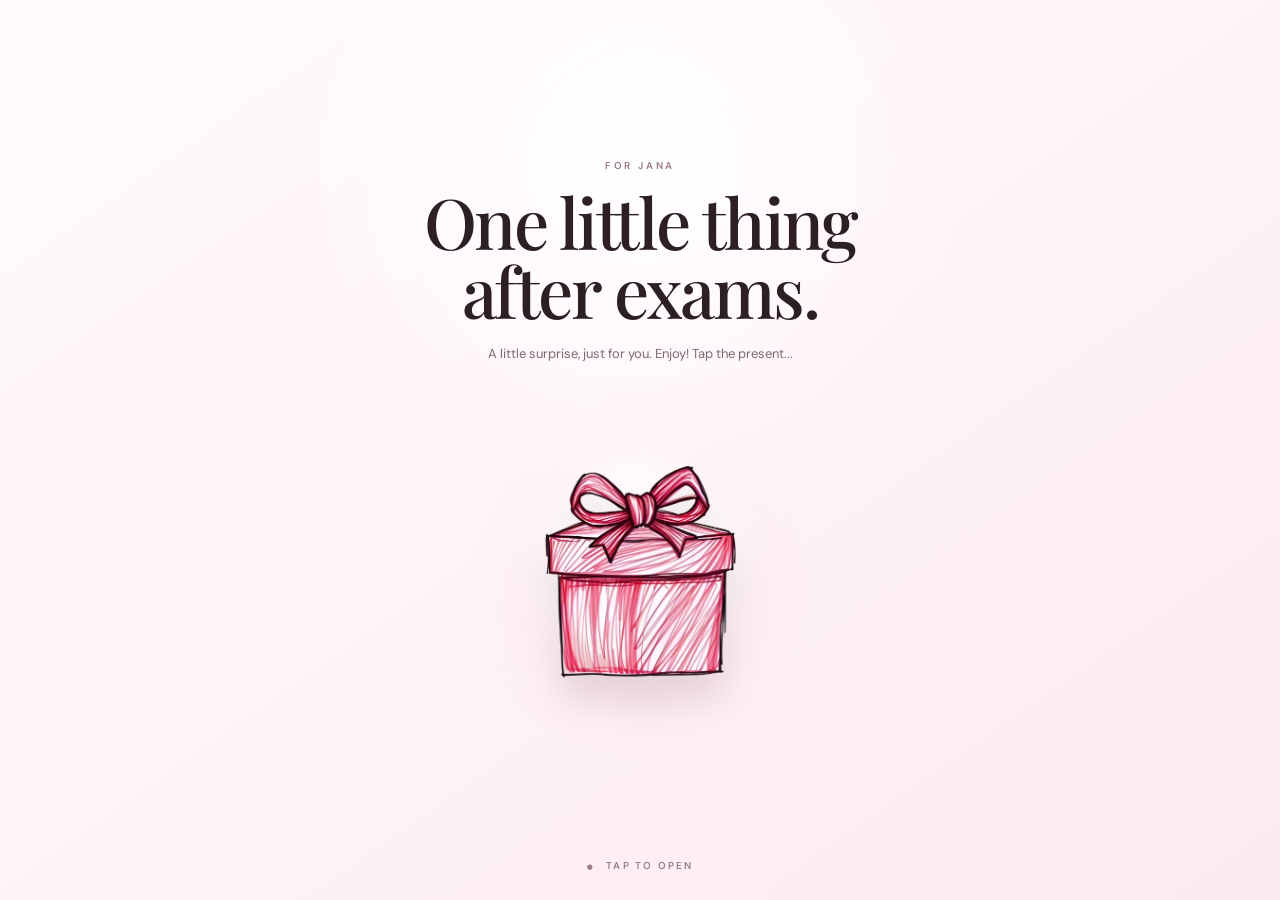
<file: index.html>
<!DOCTYPE html>
<html lang="en">
<head>
  <meta charset="UTF-8">
  <meta name="viewport" content="width=device-width, initial-scale=1, viewport-fit=cover">
  <meta name="theme-color" content="#fff8fb">
  <title>For Jana. I made a little something for you.</title>
  <link rel="stylesheet" href="styles.css">
</head>
<body>
  <main id="experience" class="experience">
    <!-- SCENE 1: Opening -->
    <section id="opening" class="scene opening-scene" aria-label="Opening">
      <div class="opening-copy">
        <p class="eyebrow">FOR JANA</p>
        <h1>One little thing<br>after exams.</h1>
        <p class="subcopy">A little surprise, just for you. Enjoy! Tap the present...</p>
      </div>

      <button id="presentButton" class="present-button" aria-label="Tap to open the present">
        <span class="present-halo" aria-hidden="true"></span>
        <img src="present.png" alt="A pink present with a ribbon">
      </button>

      <p class="tap-hint"><span aria-hidden="true">●</span> TAP TO OPEN</p>
    </section>

    <!-- Persistent layers: envelope exists from the beginning, underneath flowers. -->
    <section id="celebration" class="scene celebration-scene" aria-label="Celebration">
      <div class="celebration-copy">
        <p class="eyebrow">OFFICIAL ANNOUNCEMENT</p>
        <h2>Jana is officially<br><em>DONE.</em></h2>
        <p class="celebration-lede">You can burn the notes (or maybe not, wait till finals). The exam timetable can disappear. You made it through!</p>

        <div class="status-cards">
          <article><strong>YOU DID IT</strong><small>I'm proud of you</small></article>
          <article><strong>EXAMS ARE OVER</strong><small>finally</small></article>
          <article><strong>HAVE SOME FUN</strong><small>you deserve it</small></article>
        </div>
      </div>

      <div id="envelopeArea" class="envelope-area">
        <button id="envelopeButton" class="envelope-button" aria-label="Tap the envelope to open it">
          <span class="envelope-shadow" aria-hidden="true"></span>
          <span class="envelope-back" aria-hidden="true"></span>
          <span class="letter-preview" aria-hidden="true">
            <span>for Jana</span>
          </span>
          <span class="envelope-front" aria-hidden="true"></span>
          <span class="envelope-pocket" aria-hidden="true"></span>
          <span class="envelope-flap" aria-hidden="true"></span>
          <span class="envelope-seal" aria-hidden="true">J</span>
        </button>
        <p class="envelope-hint">TAP THE ENVELOPE</p>
      </div>
    </section>

    <!-- Scene 2 letter, layered into the same document so there is no hard page cut. -->
    <section id="letterScene" class="scene letter-scene" aria-label="Letter">
      <div class="paper-wrap">
        <article id="letterPaper" class="letter-paper">
          <div class="paper-content">
            <p class="handwritten small">dear Jana,</p>
            <h3 class="handwritten">You did it.</h3>
            <p class="handwritten body">
              You worked ridiculously hard for these exams, and now you finally get to relax for a bit, get some beauty sleep, and enjoy being done.
            </p>
            <p class="handwritten body">
              This is just a little reminder that you should be proud of yourself. You earned the break.
            </p>
            <p class="handwritten signoff">from Jowan</p>
            <button id="continueButton" class="continue-button" type="button">continue your surprise</button>
          </div>
        </article>
      </div>
    </section>

    <!-- Scene 3: Final reveal -->
    <section id="surprise" class="scene surprise-scene" aria-label="Final surprise">
      <div class="surprise-copy">
        <p class="eyebrow">A LITTLE SOMETHING ELSE</p>
        <h2>And now...<br><em>Something nice</em><br>to look forward to.</h2>
        <p>See you on <strong>21 September!</strong></p>
      </div>

      <div class="boarding-pass-wrap">
        <article class="boarding-pass" aria-label="Personalised boarding pass">
          <div class="ticket-main">
            <div class="ticket-brand">
              <span>JANA AIR</span>
              <span class="ticket-mark">✦</span>
            </div>

            <div class="route">
              <div>
                <small>FROM</small>
                <strong>YOU</strong>
              </div>
              <div class="route-line" aria-hidden="true"><span>✈</span></div>
              <div class="align-right">
                <small>TO</small>
                <strong>ME</strong>
              </div>
            </div>

            <div class="flight-grid">
              <div><small>PASSENGER</small><strong>JANA</strong></div>
              <div><small>DATE</small><strong>21 SEP 2026</strong></div>
              <div><small>DEPART</small><strong>09:45</strong></div>
              <div><small>ARRIVE</small><strong>11:55</strong></div>
              <div><small>SEAT</small><strong>01A</strong></div>
              <div><small>GROUP</small><strong>A</strong></div>
            </div>

            <div class="ticket-footer">
              <span>VACATION / PERSONAL INVITATION</span>
              <span>BOARDING 09:15</span>
            </div>
          </div>

          <div class="ticket-stub">
            <div class="stub-top">JANA</div>
            <div class="barcode" aria-hidden="true">
              <i></i><i></i><i></i><i></i><i></i><i></i><i></i><i></i>
              <i></i><i></i><i></i><i></i><i></i><i></i><i></i><i></i>
              <i></i><i></i><i></i><i></i><i></i><i></i><i></i>
            </div>
            <div class="stub-bottom">21 · 09:45</div>
          </div>
        </article>

        <div class="countdown" aria-label="Countdown to 21 September 2026 at 09:45">
          <div><strong id="days">00</strong><span>DAYS</span></div>
          <div><strong id="hours">00</strong><span>HOURS</span></div>
          <div><strong id="minutes">00</strong><span>MIN</span></div>
          <div><strong id="seconds">00</strong><span>SEC</span></div>
        </div>
        <p class="countdown-note">counting down to 21 September 2026 · 09:45</p>
      </div>
    </section>

    <!-- Flower layer sits above the scenes. -->
    <div id="flowerLayer" class="flower-layer" aria-hidden="true"></div>

    <!-- A very subtle cinematic veil during scene changes. -->
    <div id="transitionVeil" class="transition-veil" aria-hidden="true"></div>
  </main>

  <script src="script.js"></script>
</body>
</html>
</file>
<file: styles.css>
@import url('https://fonts.googleapis.com/css2?family=DM+Sans:wght@400;500;600&family=Playfair+Display:ital,wght@0,500;0,600;1,500;1,600&family=Caveat:wght@500;600&display=swap');

:root {
  --ink: #2d2025;
  --muted: #7c6870;
  --pink: #e68ca8;
  --deep-pink: #b64c72;
  --blush: #fff3f7;
  --paper: #fffdf9;
  --line: rgba(70, 31, 46, .13);
  --shadow: 0 28px 80px rgba(70, 24, 42, .16);
}

* { box-sizing: border-box; }

html, body {
  margin: 0;
  min-height: 100%;
  background: #fff8fb;
  color: var(--ink);
  font-family: "DM Sans", system-ui, sans-serif;
  overflow: hidden;
}

body { -webkit-font-smoothing: antialiased; }

button {
  font: inherit;
  -webkit-tap-highlight-color: transparent;
}

.experience {
  position: relative;
  width: 100%;
  height: 100svh;
  min-height: 100svh;
  overflow: hidden;
  isolation: isolate;
  background:
    radial-gradient(circle at 50% 18%, rgba(255,255,255,.95), transparent 35%),
    linear-gradient(145deg, #fffafc 0%, #fff4f8 48%, #fbeaf1 100%);
}

.scene {
  position: absolute;
  inset: 0;
  width: 100%;
  height: 100%;
  opacity: 0;
  visibility: hidden;
  pointer-events: none;
}

.opening-scene {
  z-index: 1;
  display: flex;
  flex-direction: column;
  align-items: center;
  justify-content: center;
  padding: max(42px, env(safe-area-inset-top)) 24px max(34px, env(safe-area-inset-bottom));
  text-align: center;
  opacity: 1;
  visibility: visible;
  transition: opacity 900ms cubic-bezier(.22,.61,.36,1);
}

.opening-copy {
  position: relative;
  z-index: 2;
  pointer-events: none;
  transform: translateY(-8px);
}

.eyebrow {
  margin: 0 0 16px;
  font-size: 10px;
  line-height: 1;
  font-weight: 600;
  letter-spacing: .28em;
  color: #9c7a87;
}

h1, h2 {
  margin: 0;
  font-family: "Playfair Display", Georgia, serif;
  font-weight: 500;
  letter-spacing: -.035em;
}

.opening-copy h1 {
  font-size: clamp(39px, 11vw, 70px);
  line-height: .98;
}

.subcopy {
  max-width: 310px;
  margin: 19px auto 0;
  color: var(--muted);
  font-size: 13px;
  line-height: 1.6;
}

.present-button {
  position: relative;
  z-index: 100;
  pointer-events: auto;
  display: grid;
  place-items: center;
  width: min(72vw, 315px);
  aspect-ratio: 1 / 1;
  margin: 12px 0 0;
  padding: 0;
  border: 0;
  background: transparent;
  cursor: pointer;
  touch-action: manipulation;
  transition: transform 700ms cubic-bezier(.2,.8,.2,1), filter 700ms ease;
}

.present-button img {
  position: relative;
  z-index: 2;
  width: 90%;
  height: 90%;
  object-fit: contain;
  filter: drop-shadow(0 24px 18px rgba(87, 35, 54, .13));
  user-select: none;
  pointer-events: none;
}

.present-halo {
  position: absolute;
  width: 64%;
  aspect-ratio: 1;
  border-radius: 50%;
  background: rgba(255, 255, 255, .78);
  filter: blur(20px);
  box-shadow: 0 30px 65px rgba(202, 108, 139, .12);
}

.present-button:active { transform: scale(.96) translateY(4px); }

.tap-hint {
  position: absolute;
  pointer-events: none;
  bottom: max(28px, env(safe-area-inset-bottom));
  margin: 0;
  color: #9b7b87;
  font-size: 10px;
  letter-spacing: .22em;
  font-weight: 600;
  animation: breathe 2.2s ease-in-out infinite;
}

.tap-hint span { font-size: 7px; margin-right: 7px; }

@keyframes breathe {
  0%, 100% { opacity: .52; transform: translateY(0); }
  50% { opacity: 1; transform: translateY(-2px); }
}

/* Celebration scene */
.celebration-scene {
  z-index: 2;
  background:
    radial-gradient(circle at 50% 10%, rgba(255,255,255,.9), transparent 32%),
    linear-gradient(150deg, #fff9fb, #fceef4);
  padding: max(45px, env(safe-area-inset-top)) 24px max(35px, env(safe-area-inset-bottom));
  display: flex;
  flex-direction: column;
  align-items: center;
  justify-content: space-between;
  transition: opacity 900ms ease, visibility 0s linear 900ms;
}

.celebration-copy {
  width: min(100%, 540px);
  text-align: center;
  padding-top: 3vh;
}

.celebration-copy h2 {
  font-size: clamp(43px, 12vw, 76px);
  line-height: .94;
}

.celebration-copy h2 em,
.surprise-copy h2 em { color: var(--deep-pink); }

.celebration-lede {
  max-width: 350px;
  margin: 18px auto 0;
  color: var(--muted);
  font-size: 13px;
  line-height: 1.55;
}

.status-cards {
  display: grid;
  grid-template-columns: repeat(3, 1fr);
  gap: 7px;
  width: min(100%, 380px);
  margin: 20px auto 0;
}

.status-cards article {
  display: flex;
  flex-direction: column;
  gap: 3px;
  padding: 11px 7px 12px;
  border: 1px solid var(--line);
  border-radius: 13px;
  background: rgba(255,255,255,.48);
  text-align: left;
}

.status-cards span {
  font-size: 8px;
  letter-spacing: .16em;
  color: #b4939e;
}

.status-cards strong {
  font-size: 9px;
  letter-spacing: .13em;
}

.status-cards small {
  font-size: 9px;
  color: var(--muted);
}

.envelope-area {
  width: min(100%, 420px);
  display: flex;
  flex-direction: column;
  align-items: center;
  margin-bottom: 1vh;
}

.envelope-button {
  position: relative;
  width: min(78vw, 350px);
  aspect-ratio: 1.58 / 1;
  padding: 0;
  border: 0;
  background: transparent;
  cursor: pointer;
  touch-action: manipulation;
  filter: drop-shadow(0 28px 24px rgba(88, 39, 57, .13));
  transform: translateZ(0);
}

.envelope-shadow,
.envelope-back,
.envelope-front,
.envelope-pocket {
  position: absolute;
  inset: 0;
  border-radius: 4px;
}

.envelope-shadow {
  inset: 5% -2% -6%;
  background: rgba(82, 32, 52, .14);
  filter: blur(14px);
  transform: translateY(9px);
}

.envelope-back {
  background:
    linear-gradient(150deg, rgba(255,255,255,.55), transparent 45%),
    linear-gradient(160deg, #f7b4c7, #ed8eab 78%, #d96e91);
  border: 1px solid rgba(129, 57, 79, .13);
  box-shadow: inset 0 0 0 1px rgba(255,255,255,.34);
}

.letter-preview {
  position: absolute;
  z-index: 1;
  left: 11%;
  right: 11%;
  bottom: 9%;
  height: 76%;
  padding-top: 13%;
  border-radius: 2px;
  background: linear-gradient(180deg, #fffefb, #f6f0e8);
  box-shadow: 0 8px 16px rgba(80, 38, 50, .08);
  color: #a47783;
  font-family: "Caveat", cursive;
  font-size: 22px;
  transform: translateY(9%);
}

.envelope-front {
  z-index: 3;
  clip-path: polygon(0 0, 50% 55%, 100% 0, 100% 100%, 0 100%);
  background: linear-gradient(155deg, #f4a5bc, #e77f9e);
  border-top: 1px solid rgba(255,255,255,.45);
}

.envelope-pocket {
  z-index: 4;
  clip-path: polygon(0 100%, 0 43%, 50% 76%, 100% 43%, 100% 100%);
  background:
    linear-gradient(135deg, rgba(255,255,255,.32), transparent 50%),
    linear-gradient(155deg, #f09ab2, #df7596);
  box-shadow: inset 0 1px 0 rgba(255,255,255,.4);
}

.envelope-flap {
  position: absolute;
  z-index: 5;
  inset: 0;
  clip-path: polygon(0 0, 50% 60%, 100% 0, 100% 0, 0 0);
  background: linear-gradient(155deg, #ffc5d4, #ef91ad 80%);
  transform-origin: 50% 0;
  transition: transform 1100ms cubic-bezier(.2,.8,.2,1), opacity 600ms ease;
  backface-visibility: hidden;
  filter: drop-shadow(0 1px 1px rgba(108,44,65,.15));
}

.envelope-seal {
  position: absolute;
  z-index: 6;
  left: 50%;
  top: 47%;
  display: grid;
  place-items: center;
  width: 38px;
  height: 38px;
  transform: translate(-50%, -50%);
  border-radius: 50%;
  background: radial-gradient(circle at 32% 28%, #f9b2c7, #bd5477);
  border: 1px solid rgba(112, 40, 63, .18);
  box-shadow: 0 5px 12px rgba(100, 37, 58, .17), inset 0 1px 1px rgba(255,255,255,.55);
  color: #fff8fb;
  font-family: "Playfair Display", serif;
  font-size: 16px;
  transition: transform 650ms ease, opacity 450ms ease;
}

.envelope-button:active { transform: scale(.985); }
.envelope-button.is-opening .envelope-flap { transform: rotateX(178deg); }
.envelope-button.is-opening .envelope-seal { transform: translate(-50%, -50%) scale(.7); opacity: 0; }

.envelope-hint {
  margin: 13px 0 0;
  font-size: 9px;
  font-weight: 600;
  letter-spacing: .22em;
  color: #a17f8b;
  animation: breathe 2.5s ease-in-out infinite;
}

/* Flowers */
.flower-layer {
  position: absolute;
  z-index: 20;
  inset: -8vh -5vw;
  overflow: hidden;
  pointer-events: none;
  visibility: hidden;
  opacity: 1;
}

.flower {
  position: absolute;
  top: -22vh;
  left: 0;
  width: var(--size);
  height: auto;
  opacity: var(--opacity);
  will-change: transform;
  transform: translate3d(0, -30vh, 0) rotate(var(--r0));
  filter: drop-shadow(0 10px 7px rgba(77, 31, 47, .10));
  animation: fall var(--duration) cubic-bezier(.22,.61,.36,1) forwards;
}

@keyframes fall {
  0% {
    transform: translate3d(var(--x0), -32vh, 0) rotate(var(--r0));
  }
  62% {
    transform: translate3d(calc(var(--x1) + var(--drift)), 60vh, 0) rotate(var(--r1));
  }
  100% {
    transform: translate3d(var(--x2), 122vh, 0) rotate(var(--r2));
  }
}

.transition-veil {
  position: absolute;
  z-index: 30;
  inset: 0;
  pointer-events: none;
  background: rgba(255,250,252,.0);
  opacity: 0;
  transition: opacity 700ms ease;
}

/* Letter scene */
.letter-scene {
  z-index: 4;
  display: grid;
  place-items: center;
  padding: max(30px, env(safe-area-inset-top)) 18px max(30px, env(safe-area-inset-bottom));
  background:
    radial-gradient(circle at 50% 30%, rgba(255,255,255,.92), transparent 42%),
    linear-gradient(145deg, #fff7fa, #fbeaf1);
  transition: opacity 850ms cubic-bezier(.22,.61,.36,1), visibility 0s linear 850ms;
}

.paper-wrap {
  width: min(91vw, 560px);
  perspective: 1100px;
}

.letter-paper {
  position: relative;
  width: 100%;
  min-height: min(74svh, 650px);
  padding: clamp(28px, 7vw, 55px);
  background:
    linear-gradient(105deg, rgba(173, 138, 111, .05), transparent 23%, rgba(173,138,111,.025) 70%, transparent),
    #fffdf8;
  border: 1px solid rgba(100, 73, 57, .10);
  box-shadow: var(--shadow);
  transform: rotate(-1.1deg) translateY(8vh);
  opacity: 0;
  transition: transform 1200ms cubic-bezier(.2,.8,.2,1), opacity 700ms ease;
  overflow: hidden;
}

.letter-paper::before,
.letter-paper::after {
  content: "";
  position: absolute;
  inset: 0;
  pointer-events: none;
}

.letter-paper::before {
  background: repeating-linear-gradient(0deg, rgba(100,80,60,.015) 0, rgba(100,80,60,.015) 1px, transparent 1px, transparent 4px);
  mix-blend-mode: multiply;
}

.letter-paper::after {
  inset: 13px;
  border: 1px solid rgba(110,82,66,.055);
}

.letter-scene.active .letter-paper {
  opacity: 1;
  transform: rotate(-1.1deg) translateY(0);
}

.paper-content { position: relative; z-index: 2; }

.handwritten {
  font-family: "Caveat", cursive;
  color: #49343c;
  font-weight: 500;
}

.handwritten.small { font-size: 25px; margin: 0 0 20px; }
.letter-paper h3 { font-size: clamp(42px, 13vw, 67px); line-height: .9; margin: 0 0 24px; }
.handwritten.body { font-size: clamp(20px, 5.2vw, 27px); line-height: 1.23; margin: 0 0 20px; }
.handwritten.signoff { font-size: clamp(19px, 4.8vw, 24px); line-height: 1.2; margin: 25px 0 0; }

.continue-button {
  margin-top: 28px;
  padding: 12px 17px;
  border: 1px solid rgba(94,48,65,.17);
  border-radius: 999px;
  background: rgba(255,255,255,.55);
  color: #714b5a;
  font-size: 10px;
  letter-spacing: .1em;
  text-transform: lowercase;
  cursor: pointer;
  transition: transform 220ms ease, background 220ms ease;
}
.continue-button:active { transform: scale(.97); }

/* Final scene */
.surprise-scene {
  z-index: 5;
  display: flex;
  flex-direction: column;
  align-items: center;
  justify-content: center;
  gap: clamp(18px, 3vh, 30px);
  padding: max(34px, env(safe-area-inset-top)) 18px max(28px, env(safe-area-inset-bottom));
  background:
    radial-gradient(circle at 50% 5%, rgba(255,255,255,.95), transparent 38%),
    linear-gradient(145deg, #fff9fb, #f8e8ef);
  transition: opacity 850ms ease, visibility 0s linear 850ms;
}

.surprise-copy { text-align: center; }
.surprise-copy h2 { font-size: clamp(35px, 9.5vw, 62px); line-height: .98; }
.surprise-copy > p {
  margin: 13px 0 0;
  color: var(--muted);
  font-size: 13px;
}
.surprise-copy strong { color: var(--deep-pink); }

.boarding-pass-wrap { width: min(94vw, 670px); }

.boarding-pass {
  display: grid;
  grid-template-columns: 1fr 90px;
  width: 100%;
  min-height: 250px;
  border-radius: 17px;
  overflow: hidden;
  background:
    linear-gradient(120deg, rgba(255,255,255,.8), rgba(255,247,249,.82)),
    #fff;
  box-shadow: 0 30px 70px rgba(80,34,52,.15);
  border: 1px solid rgba(76,35,49,.11);
  transform: rotate(-.7deg);
}

.ticket-main {
  position: relative;
  padding: 21px 20px 17px;
}

.ticket-stub {
  position: relative;
  display: flex;
  flex-direction: column;
  justify-content: space-between;
  padding: 18px 13px;
  border-left: 1px dashed rgba(83,43,57,.25);
  background: rgba(250,230,237,.55);
}

.ticket-stub::before,
.ticket-stub::after {
  content: "";
  position: absolute;
  left: -8px;
  width: 16px;
  height: 16px;
  border-radius: 50%;
  background: #f8e8ef;
}
.ticket-stub::before { top: -8px; }
.ticket-stub::after { bottom: -8px; }

.ticket-brand, .ticket-footer {
  display: flex;
  justify-content: space-between;
  align-items: center;
}
.ticket-brand {
  font-size: 9px;
  font-weight: 600;
  letter-spacing: .2em;
  color: #8c6875;
}
.ticket-mark { color: #c95e82; font-size: 13px; }

.route {
  display: grid;
  grid-template-columns: 1fr auto 1fr;
  align-items: end;
  gap: 10px;
  margin: 25px 0 21px;
}
.route small, .flight-grid small {
  display: block;
  margin-bottom: 5px;
  color: #9a7d87;
  font-size: 7px;
  letter-spacing: .18em;
  font-weight: 600;
}
.route strong {
  font-family: "Playfair Display", serif;
  font-size: clamp(25px, 7vw, 42px);
  line-height: .9;
  font-weight: 500;
}
.align-right { text-align: right; }
.route-line {
  width: clamp(55px, 15vw, 100px);
  height: 1px;
  margin-bottom: 8px;
  background: #d7a4b5;
  position: relative;
}
.route-line span {
  position: absolute;
  left: 50%;
  top: 50%;
  transform: translate(-50%, -50%) rotate(0deg);
  padding: 0 6px;
  background: #fffafc;
  color: #b95e7b;
  font-size: 14px;
}

.flight-grid {
  display: grid;
  grid-template-columns: 1.25fr 1.45fr 1fr 1fr;
  gap: 14px 10px;
  padding-top: 15px;
  border-top: 1px solid rgba(83,43,57,.10);
}
.flight-grid strong {
  font-size: 10px;
  letter-spacing: .06em;
}

.ticket-footer {
  margin-top: 17px;
  padding-top: 12px;
  border-top: 1px solid rgba(83,43,57,.10);
  color: #9a7d87;
  font-size: 6px;
  letter-spacing: .13em;
}

.stub-top, .stub-bottom {
  font-size: 7px;
  letter-spacing: .16em;
  color: #8f6d79;
  font-weight: 600;
}
.barcode {
  display: flex;
  align-items: stretch;
  justify-content: center;
  height: 75px;
  gap: 2px;
  transform: rotate(90deg);
}
.barcode i {
  display: block;
  width: 2px;
  height: 60px;
  background: #5c3c48;
}
.barcode i:nth-child(2n) { width: 1px; }
.barcode i:nth-child(3n) { width: 3px; }
.barcode i:nth-child(5n) { width: 1px; }

.countdown {
  display: grid;
  grid-template-columns: repeat(4, 1fr);
  gap: 7px;
  margin: 19px auto 0;
  width: min(100%, 460px);
}
.countdown div {
  padding: 9px 5px 8px;
  border: 1px solid rgba(83,43,57,.10);
  border-radius: 10px;
  background: rgba(255,255,255,.43);
  text-align: center;
}
.countdown strong {
  display: block;
  font-family: "Playfair Display", serif;
  font-size: 23px;
  font-weight: 500;
}
.countdown span {
  font-size: 6px;
  letter-spacing: .15em;
  color: #9a7d87;
}
.countdown-note {
  margin: 9px 0 0;
  text-align: center;
  color: #a18791;
  font-size: 8px;
  letter-spacing: .06em;
}

/* State classes */
body.flowers-active .opening-scene { opacity: 0; }
body.celebration-visible .celebration-scene {
  opacity: 1;
  visibility: visible;
  pointer-events: auto;
  transition-delay: 0s;
}
body.letter-visible .celebration-scene {
  opacity: 0;
  visibility: hidden;
  pointer-events: none;
}
body.letter-visible .letter-scene {
  opacity: 1;
  visibility: visible;
  pointer-events: auto;
  transition-delay: 0s;
}
body.surprise-visible .letter-scene {
  opacity: 0;
  visibility: hidden;
  pointer-events: none;
}
body.surprise-visible .surprise-scene {
  opacity: 1;
  visibility: visible;
  pointer-events: auto;
  transition-delay: 0s;
}

/* Desktop */
@media (min-width: 700px) {
  .opening-copy h1 { font-size: 70px; }
  .present-button { width: 315px; }
  .celebration-scene { padding-top: 55px; }
  .celebration-copy { padding-top: 0; }
  .status-cards { margin-top: 24px; }
  .envelope-area { margin-bottom: 0; }
  .surprise-scene { gap: 25px; }
  .boarding-pass { min-height: 300px; }
}

/* Small iPhones */
@media (max-height: 720px) and (max-width: 500px) {
  .opening-copy { transform: translateY(-2px); }
  .opening-copy h1 { font-size: 37px; }
  .subcopy { margin-top: 12px; }
  .present-button { width: min(61vw, 250px); margin-top: 2px; }
  .tap-hint { bottom: max(19px, env(safe-area-inset-bottom)); }
  .celebration-copy h2 { font-size: 42px; }
  .celebration-lede { margin-top: 12px; }
  .status-cards { margin-top: 13px; }
  .envelope-button { width: min(69vw, 300px); }
  .envelope-hint { margin-top: 8px; }
  .surprise-scene { justify-content: flex-start; padding-top: max(28px, env(safe-area-inset-top)); }
  .surprise-copy h2 { font-size: 33px; }
  .boarding-pass { min-height: 220px; }
  .ticket-main { padding: 16px 14px 12px; }
  .route { margin: 17px 0 14px; }
  .flight-grid { gap: 9px 7px; }
  .countdown { margin-top: 12px; }
}

/* Reduced motion accessibility */
@media (prefers-reduced-motion: reduce) {
  *, *::before, *::after {
    scroll-behavior: auto !important;
    animation-duration: .01ms !important;
    animation-iteration-count: 1 !important;
    transition-duration: .01ms !important;
  }
}
</file>
